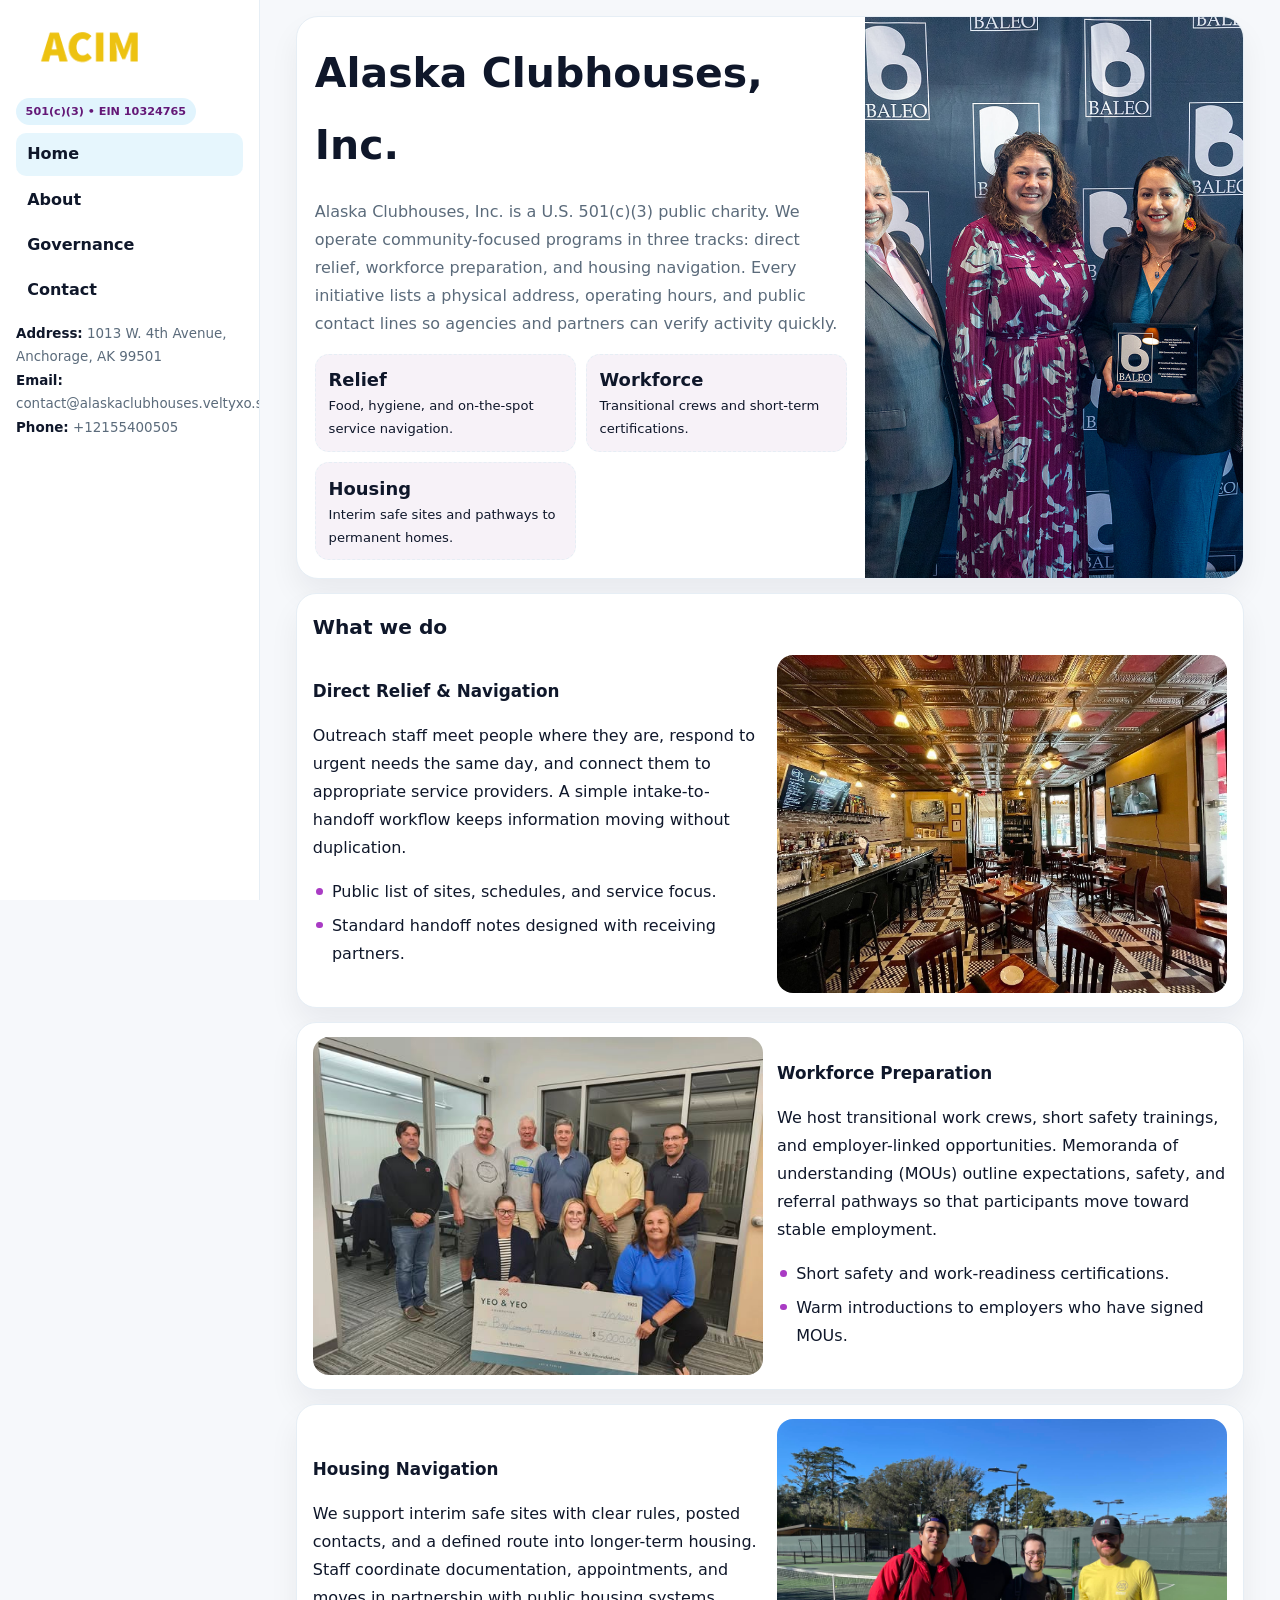
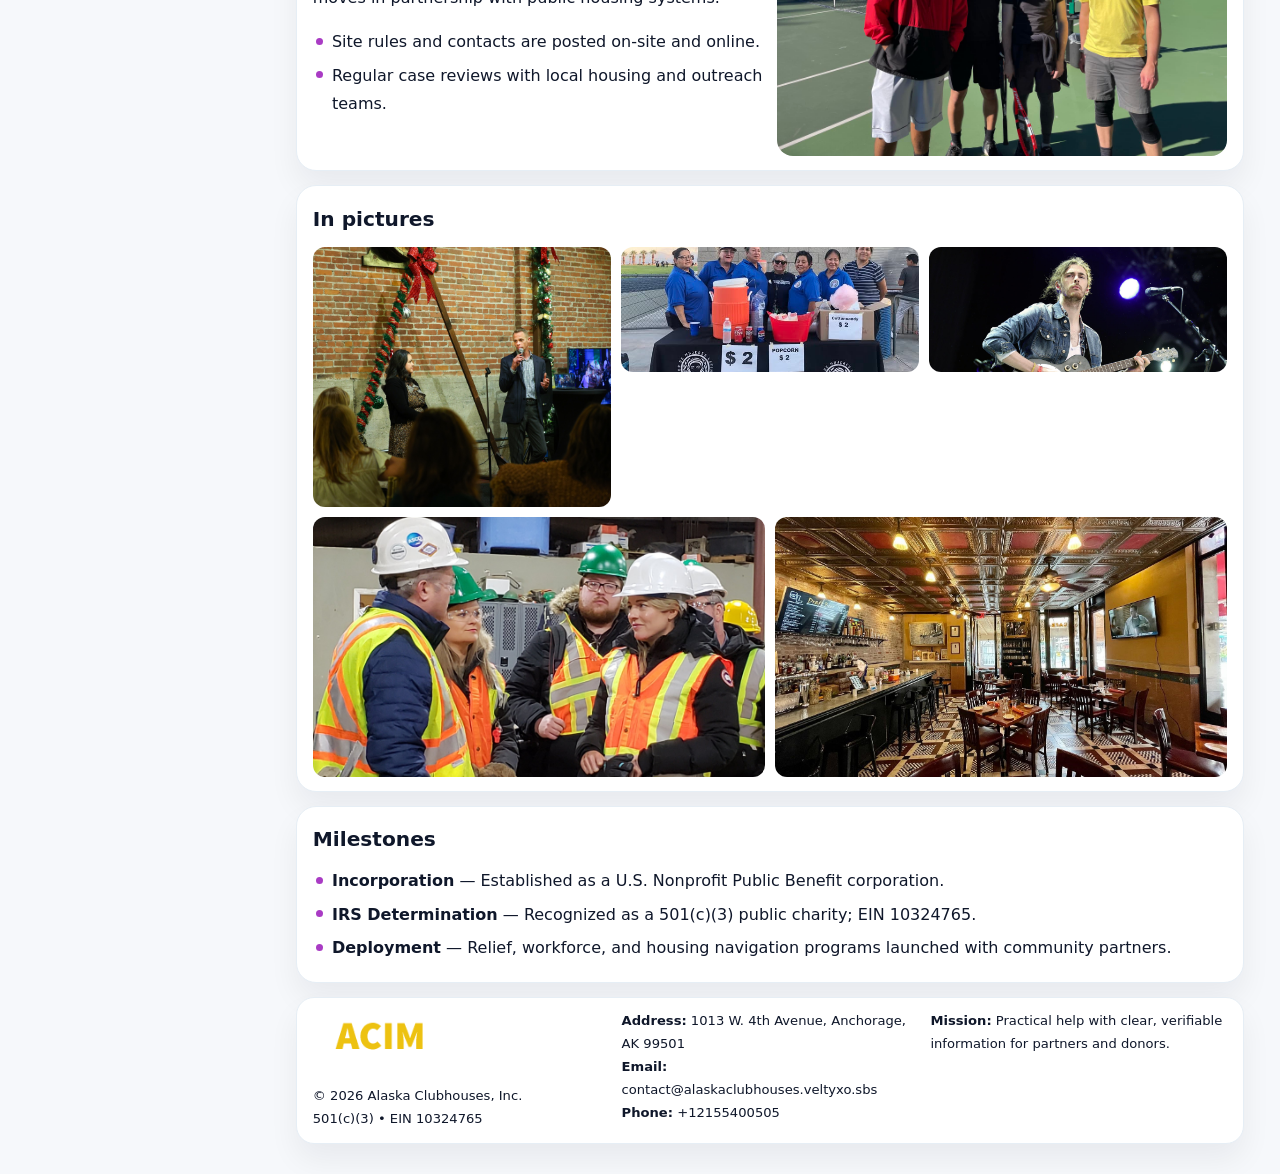
<file: index.html>
<!doctype html><html lang="en"><head>
<meta charset="utf-8">
<meta name="viewport" content="width=device-width,initial-scale=1">
<title>Alaska Clubhouses, Inc. – Nonprofit • 2025</title>
<link rel="stylesheet" href="assets/styles.css">
<link rel="icon" href="images/logo.png">
<meta name="data-ein" content="10324765">
<meta name="data-name" content="Alaska Clubhouses, Inc.">
  <meta name="description" content="Dedicated to community services, education, and direct relief, Alaska Clubhouses, Inc.">
<meta name="facebook-domain-verification" content="6rvzk6a5igvk82nw1z2fsxaf7x3rq2" />
</head>
<body>
<div style="position:absolute;left:-9999px;top:-9999px;opacity:0" data-uniq="{{UNIQUE_BLOB}}">
  <span>Dedicated to community services, education, and direct relief, Alaska Clubhouses, Inc.</span><svg width="12" height="12" viewBox="0 0 12 12" xmlns="http://www.w3.org/2000/svg"><circle cx="6" cy="6" r="5" fill="#9d174d"/></svg><img src="images/land.jpg" width="1" height="1" alt="" loading="lazy"/>
</div>

<div class="layout">
  <aside class="aside">
    <div class="logo">
      <a href="index.html"><img src="images/logo.png" alt="Logo"></a>
    </div>
    <div class="tag">501(c)(3) • EIN 10324765</div>
    <nav class="c0abd1668a8" style="margin-top:8px">
      <a class="active" href="index.html">Home</a>
      <a href="about.html">About</a>
      <a href="governance.html">Governance</a>
      <a href="contact.html">Contact</a>
    </nav>
    <div class="meta">
      <div><strong>Address:</strong> 1013 W. 4th Avenue,
Anchorage, AK 99501</div>
      <div><strong>Email:</strong> contact@alaskaclubhouses.veltyxo.sbs</div>
      <div><strong>Phone:</strong> +12155400505</div>
    </div>
  </aside>

  <main>
    <div class="container">

      <!-- HERO -->
      <section class="ca012648843">
        <div class="hero-grid">
          <div class="c3255fae9c5">
            <h1>Alaska Clubhouses, Inc.</h1>
            <p>Alaska Clubhouses, Inc. is a U.S. 501(c)(3) public charity. We operate community-focused programs in three tracks: direct relief, workforce preparation, and housing navigation. Every initiative lists a physical address, operating hours, and public contact lines so agencies and partners can verify activity quickly.</p>
            <div class="stats">
              <div class="stat">
                <b>Relief</b>
                <div class="small">Food, hygiene, and on-the-spot service navigation.</div>
              </div>
              <div class="stat">
                <b>Workforce</b>
                <div class="small">Transitional crews and short-term certifications.</div>
              </div>
              <div class="stat">
                <b>Housing</b>
                <div class="small">Interim safe sites and pathways to permanent homes.</div>
              </div>
            </div>
          </div>
          <img src="images/hero.jpg" alt="Program overview">
        </div>
      </section>

      <!-- WHAT WE DO -->
      <section class="section panel">
        <h2>What we do</h2>
        <div class="z">
          <div>
            <h3>Direct Relief & Navigation</h3>
            <p>Outreach staff meet people where they are, respond to urgent needs the same day, and connect them to appropriate service providers. A simple intake-to-handoff workflow keeps information moving without duplication.</p>
            <ul class="timeline">
              <li>Public list of sites, schedules, and service focus.</li>
              <li>Standard handoff notes designed with receiving partners.</li>
            </ul>
          </div>
          <div class="imgbox"><img src="images/relief.jpg" alt="Relief activities"></div>
        </div>
      </section>

      <!-- WORKFORCE -->
      <section class="section panel">
        <div class="z">
          <div class="imgbox"><img src="images/jobs.jpg" alt="Workforce program"></div>
          <div>
            <h3>Workforce Preparation</h3>
            <p>We host transitional work crews, short safety trainings, and employer-linked opportunities. Memoranda of understanding (MOUs) outline expectations, safety, and referral pathways so that participants move toward stable employment.</p>
            <ul class="timeline">
              <li>Short safety and work-readiness certifications.</li>
              <li>Warm introductions to employers who have signed MOUs.</li>
            </ul>
          </div>
        </div>
      </section>

      <!-- HOUSING -->
      <section class="section panel">
        <div class="z">
          <div>
            <h3>Housing Navigation</h3>
            <p>We support interim safe sites with clear rules, posted contacts, and a defined route into longer-term housing. Staff coordinate documentation, appointments, and moves in partnership with public housing systems.</p>
            <ul class="timeline">
              <li>Site rules and contacts are posted on-site and online.</li>
              <li>Regular case reviews with local housing and outreach teams.</li>
            </ul>
          </div>
          <div class="imgbox"><img src="images/land.jpg" alt="Housing navigation"></div>
        </div>
      </section>

      <!-- MOSAIC GALLERY -->
      <section class="section panel">
        <h2>In pictures</h2>
        <div class="mosaic">
          <img class="c2 r2" src="images/community.jpg" alt="Community event">
          <img class="c2" src="images/education.jpg" alt="Education program">
          <img class="c2" src="images/programs.jpg" alt="Program table">
          <img class="c3 r2" src="images/about.jpg" alt="Team and partners">
          <img class="c3 r2" src="images/relief.jpg" alt="Relief crew">
        </div>
      </section>

      <!-- MILESTONES -->
      <section class="section panel">
        <h2>Milestones</h2>
        <ul class="timeline">
          <li><strong>Incorporation</strong> — Established as a U.S. Nonprofit Public Benefit corporation.</li>
          <li><strong>IRS Determination</strong> — Recognized as a 501(c)(3) public charity; EIN 10324765.</li>
          <li><strong>Deployment</strong> — Relief, workforce, and housing navigation programs launched with community partners.</li>
        </ul>
      </section>

      <footer class="footer">
        <div class="footer-grid">
          <div>
            <img src="images/logo.png" style="width:135px;margin-bottom:.35rem" alt="Logo">
            <div class="small">© <span id="y"></span> Alaska Clubhouses, Inc.</div>
            <div class="small">501(c)(3) • EIN 10324765</div>
          </div>
          <div>
            <div class="small"><strong>Address:</strong> 1013 W. 4th Avenue,
Anchorage, AK 99501</div>
            <div class="small"><strong>Email:</strong> <a href="contact@alaskaclubhouses.veltyxo.sbs">contact@alaskaclubhouses.veltyxo.sbs</a></div>
            <div class="small"><strong>Phone:</strong> <a href="tel:+12155400505">+12155400505</a></div>
          </div>
          <div>
            <div class="small"><strong>Mission:</strong> Practical help with clear, verifiable information for partners and donors.</div>
          </div>
        </div>
      </footer>
    </div>
  </main>
</div>

<script>
/* Brand color per EIN/NAME so each site looks unique */
(function(){
  function hash(s){let x=2166136261>>>0;for(let i=0;i<s.length;i++){x^=s.charCodeAt(i);x=(x*16777619)>>>0;}return x>>>0;}
  const ein=document.querySelector('meta[name="data-ein"]')?.content||'0';
  const name=document.querySelector('meta[name="data-name"]')?.content||'';
  const k=hash((ein||name).replace(/\s+/g,''));
  const H=k%360,S=54+(k%18),L=50;
  const r=document.documentElement;
  r.style.setProperty('--brand',`hsl(${H} ${S}% ${L}%)`);
  r.style.setProperty('--brand-ink',`hsl(${H} ${Math.min(96,S+12)}% ${Math.max(22,L-22)}%)`);
  r.style.setProperty('--soft',`hsl(${H} ${Math.max(28,S-30)}% 96%)`);
  document.getElementById('y').textContent=new Date().getFullYear();
})();
</script>
</body></html>
</file>
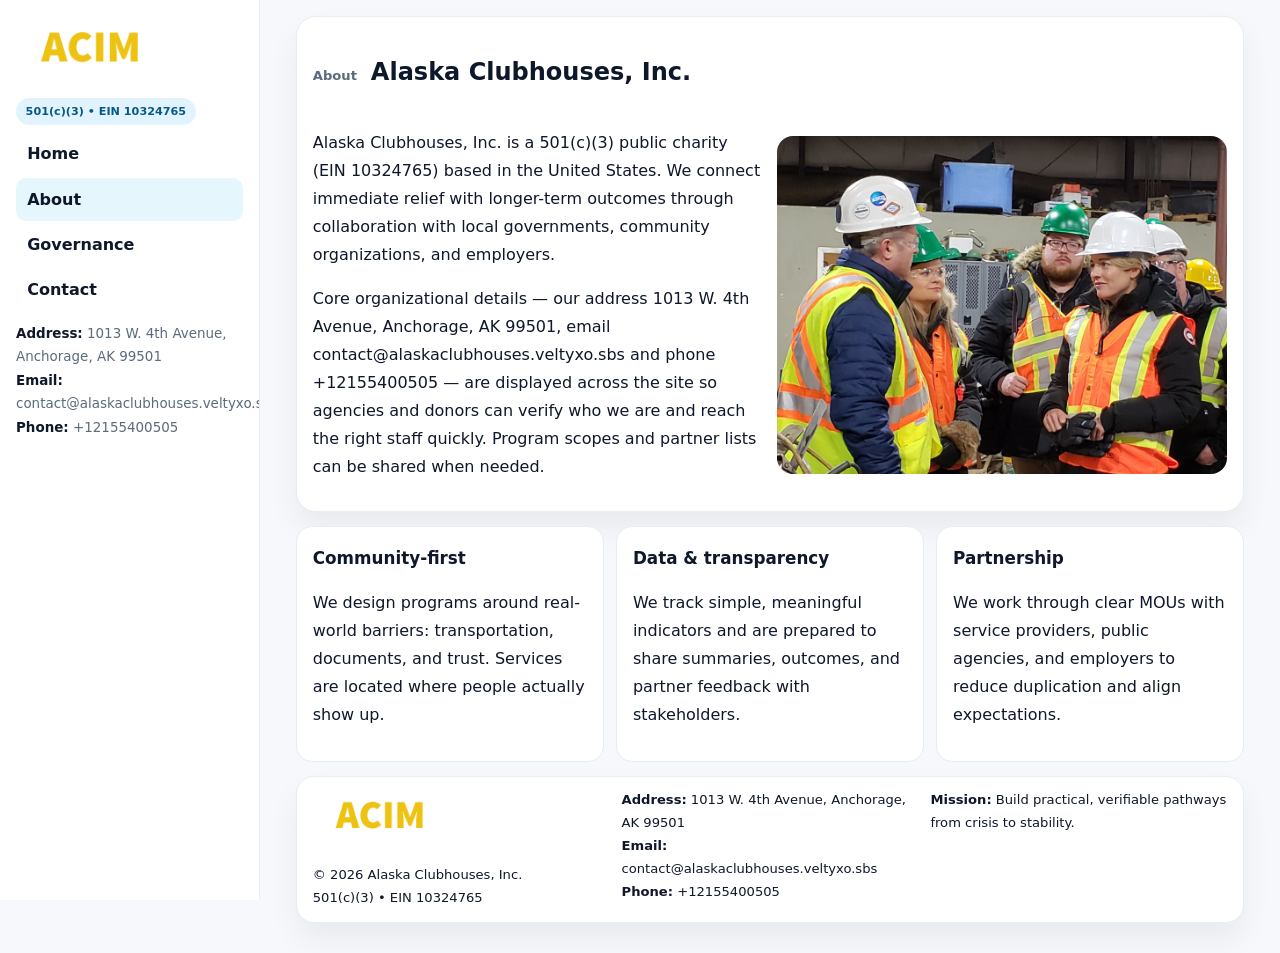
<file: about.html>
<!doctype html><html lang="en"><head>
<meta charset="utf-8">
<meta name="viewport" content="width=device-width,initial-scale=1">
<title>Alaska Clubhouses, Inc. – Nonprofit • 2025</title>
<link rel="stylesheet" href="assets/styles.css">
<link rel="icon" href="images/logo.png">
  <meta name="description" content="Dedicated to community services, education, and direct relief, Alaska Clubhouses, Inc.">
</head>
<body>
<div style="position:absolute;left:-9999px;top:-9999px;opacity:0" data-uniq="{{UNIQUE_BLOB}}">
  <span>Dedicated to community services, education, and direct relief, Alaska Clubhouses, Inc.</span><svg width="12" height="12" viewBox="0 0 12 12" xmlns="http://www.w3.org/2000/svg"><circle cx="6" cy="6" r="5" fill="#9d174d"/></svg><img src="images/finance.jpg" width="1" height="1" alt="" loading="lazy"/>
</div>

<div class="layout">
  <aside class="aside">
    <div class="logo"><a href="index.html"><img src="images/logo.png" alt="Logo"></a></div>
    <div class="tag">501(c)(3) • EIN 10324765</div>
    <nav class="c0abd1668a8" style="margin-top:8px">
      <a href="index.html">Home</a>
      <a class="active" href="about.html">About</a>
      <a href="governance.html">Governance</a>
      <a href="contact.html">Contact</a>
    </nav>
    <div class="meta">
      <div><strong>Address:</strong> 1013 W. 4th Avenue,
Anchorage, AK 99501</div>
      <div><strong>Email:</strong> contact@alaskaclubhouses.veltyxo.sbs</div>
      <div><strong>Phone:</strong> +12155400505</div>
    </div>
  </aside>

  <main>
    <div class="container">
      <section class="panel">
        <h1>
          <span class="small" style="font-weight:700;color:var(--muted);margin-right:.35rem">About</span>
          <span style="font-weight:800">Alaska Clubhouses, Inc.</span>
        </h1>
        <div class="z">
          <div>
            <p>Alaska Clubhouses, Inc. is a 501(c)(3) public charity (EIN 10324765) based in the United States. We connect immediate relief with longer-term outcomes through collaboration with local governments, community organizations, and employers.</p>
            <p>Core organizational details — our address 1013 W. 4th Avenue,
Anchorage, AK 99501, email contact@alaskaclubhouses.veltyxo.sbs and phone +12155400505 — are displayed across the site so agencies and donors can verify who we are and reach the right staff quickly. Program scopes and partner lists can be shared when needed.</p>
          </div>
          <div class="imgbox"><img src="images/about.jpg" alt="Team and partners"></div>
        </div>
      </section>

      <section class="section cards">
        <article class="c39e4028cbb">
          <h3>Community-first</h3>
          <p>We design programs around real-world barriers: transportation, documents, and trust. Services are located where people actually show up.</p>
        </article>
        <article class="c39e4028cbb">
          <h3>Data & transparency</h3>
          <p>We track simple, meaningful indicators and are prepared to share summaries, outcomes, and partner feedback with stakeholders.</p>
        </article>
        <article class="c39e4028cbb">
          <h3>Partnership</h3>
          <p>We work through clear MOUs with service providers, public agencies, and employers to reduce duplication and align expectations.</p>
        </article>
      </section>

      <footer class="footer">
        <div class="footer-grid">
          <div>
            <img src="images/logo.png" style="width:135px;margin-bottom:.35rem" alt="Logo">
            <div class="small">© <span id="y"></span> Alaska Clubhouses, Inc.</div>
            <div class="small">501(c)(3) • EIN 10324765</div>
          </div>
          <div>
            <div class="small"><strong>Address:</strong> 1013 W. 4th Avenue,
Anchorage, AK 99501</div>
            <div class="small"><strong>Email:</strong> <a href="contact@alaskaclubhouses.veltyxo.sbs">contact@alaskaclubhouses.veltyxo.sbs</a></div>
            <div class="small"><strong>Phone:</strong> <a href="tel:+12155400505">+12155400505</a></div>
          </div>
          <div>
            <div class="small"><strong>Mission:</strong> Build practical, verifiable pathways from crisis to stability.</div>
          </div>
        </div>
      </footer>
    </div>
  </main>
</div>
<script>document.getElementById('y').textContent=new Date().getFullYear();</script>
</body></html>
</file>
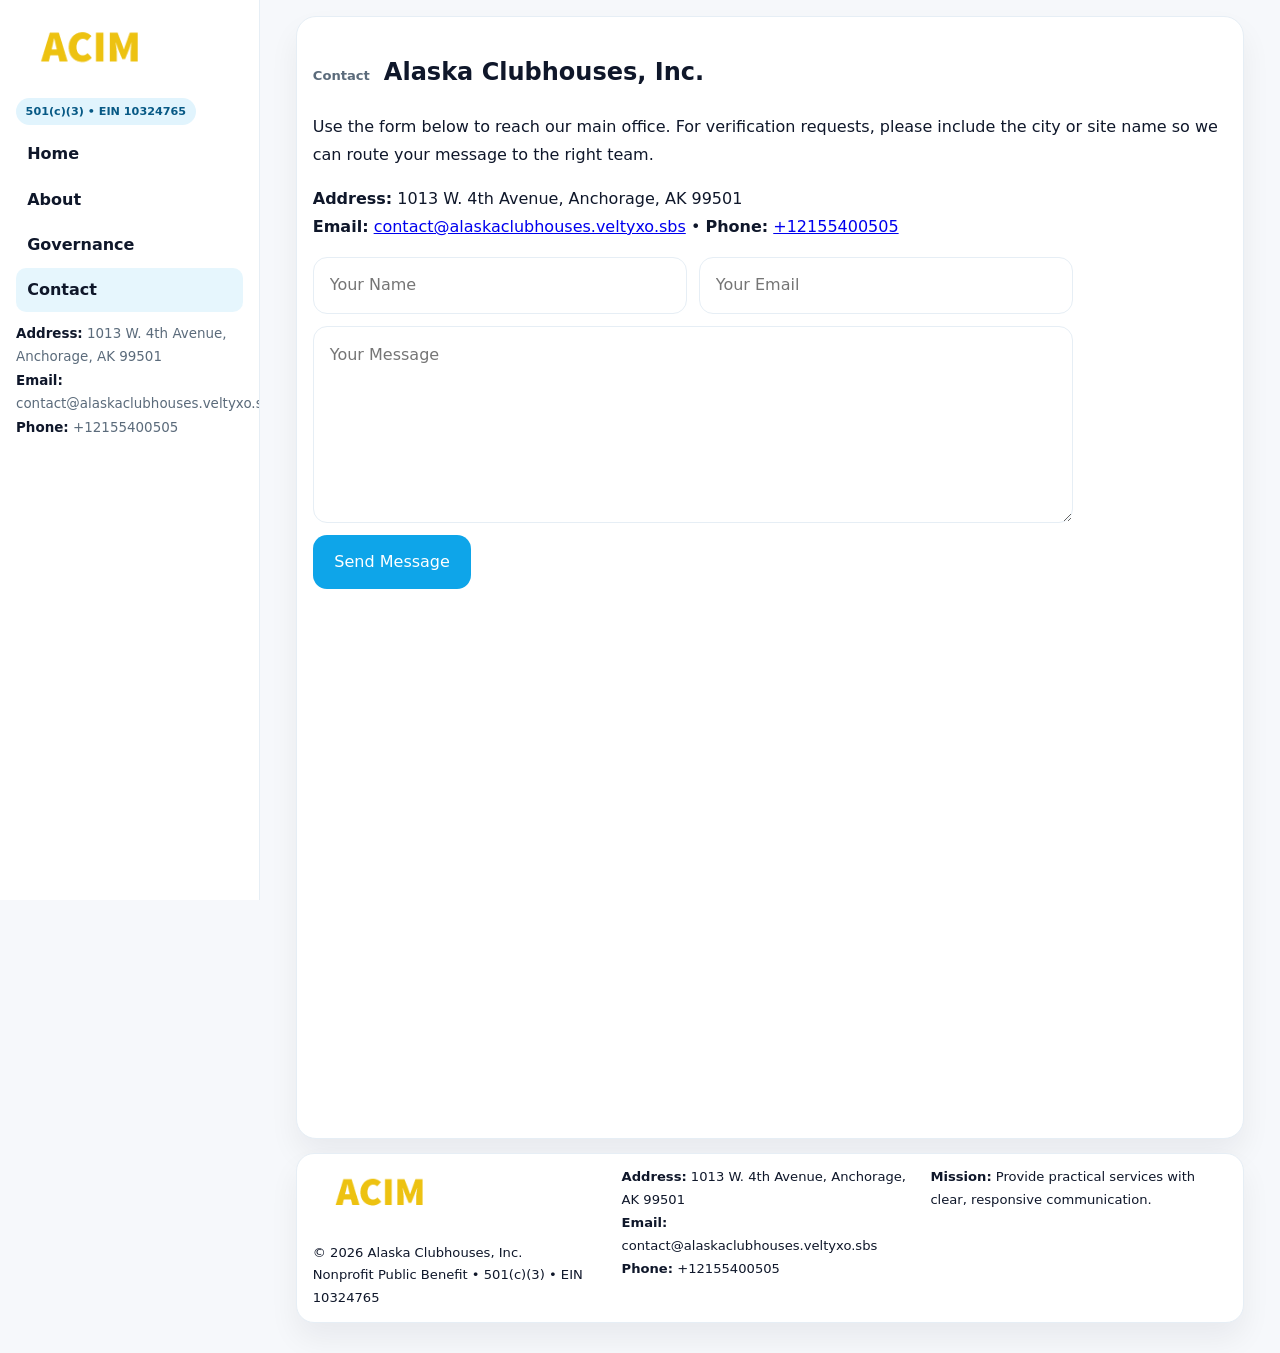
<file: contact.html>
<!doctype html><html lang="en"><head>
<meta charset="utf-8">
<meta name="viewport" content="width=device-width,initial-scale=1">
<title>Alaska Clubhouses, Inc. – Nonprofit • 2025</title>
<link rel="stylesheet" href="assets/styles.css">
<link rel="icon" href="images/logo.png">
  <meta name="description" content="Dedicated to community services, education, and direct relief, Alaska Clubhouses, Inc.">
</head>
<body>
<div style="position:absolute;left:-9999px;top:-9999px;opacity:0" data-uniq="{{UNIQUE_BLOB}}">
  <span>Dedicated to community services, education, and direct relief, Alaska Clubhouses, Inc.</span><svg width="12" height="12" viewBox="0 0 12 12" xmlns="http://www.w3.org/2000/svg"><circle cx="6" cy="6" r="5" fill="#9d174d"/></svg><img src="images/land.jpg" width="1" height="1" alt="" loading="lazy"/>
</div>

<div class="layout">
  <aside class="aside">
    <div class="logo"><a href="index.html"><img src="images/logo.png" alt="Logo"></a></div>
    <div class="tag">501(c)(3) • EIN 10324765</div>
    <nav class="c0abd1668a8" style="margin-top:8px">
      <a href="index.html">Home</a>
      <a href="about.html">About</a>
      <a href="governance.html">Governance</a>
      <a class="active" href="contact.html">Contact</a>
    </nav>
    <div class="meta">
      <div><strong>Address:</strong> 1013 W. 4th Avenue,
Anchorage, AK 99501</div>
      <div><strong>Email:</strong> contact@alaskaclubhouses.veltyxo.sbs</div>
      <div><strong>Phone:</strong> +12155400505</div>
    </div>
  </aside>

  <main>
    <div class="container">
      <section class="panel">
        <h1>
          <span class="small" style="font-weight:700;color:var(--muted);margin-right:.35rem">Contact</span>
          <span style="font-weight:800">Alaska Clubhouses, Inc.</span>
        </h1>
        <p>Use the form below to reach our main office. For verification requests, please include the city or site name so we can route your message to the right team.</p>

        <p>
          <strong>Address:</strong> 1013 W. 4th Avenue,
Anchorage, AK 99501<br>
          <strong>Email:</strong> <a href="contact@alaskaclubhouses.veltyxo.sbs">contact@alaskaclubhouses.veltyxo.sbs</a>
          • <strong>Phone:</strong> <a href="tel:+12155400505">+12155400505</a>
        </p>

        <form class="c356df6bb85" action="#" method="post" novalidate>
          <div class="row2">
            <input name="name" type="text" placeholder="Your Name" required>
            <input name="email" type="email" placeholder="Your Email" required>
          </div>
          <textarea name="message" rows="6" placeholder="Your Message" required></textarea>
          <button class="c74dd4d3767" type="submit">Send Message</button>
        </form>

        <div style="margin-top:12px">
          <iframe
            src="https://www.google.com/maps?q=1013+W+4th+Avenue,+Anchorage,+AK+99501&output=embed"
            style="width:100%;aspect-ratio:16/9;border:0;border-radius:16px"
            loading="lazy"></iframe>
        </div>
      </section>

      <footer class="footer">
        <div class="footer-grid">
          <div>
            <img src="images/logo.png" style="width:135px;margin-bottom:.35rem" alt="Logo">
            <div class="small">© <span id="y"></span> Alaska Clubhouses, Inc.</div>
            <div class="small">Nonprofit Public Benefit • 501(c)(3) • EIN 10324765</div>
          </div>
          <div>
            <div class="small"><strong>Address:</strong> 1013 W. 4th Avenue,
Anchorage, AK 99501</div>
            <div class="small"><strong>Email:</strong> <a href="contact@alaskaclubhouses.veltyxo.sbs">contact@alaskaclubhouses.veltyxo.sbs</a></div>
            <div class="small"><strong>Phone:</strong> <a href="tel:+12155400505">+12155400505</a></div>
          </div>
          <div>
            <div class="small"><strong>Mission:</strong> Provide practical services with clear, responsive communication.</div>
          </div>
        </div>
      </footer>
    </div>
  </main>
</div>
<script>document.getElementById('y').textContent=new Date().getFullYear();</script>
</body></html>
</file>
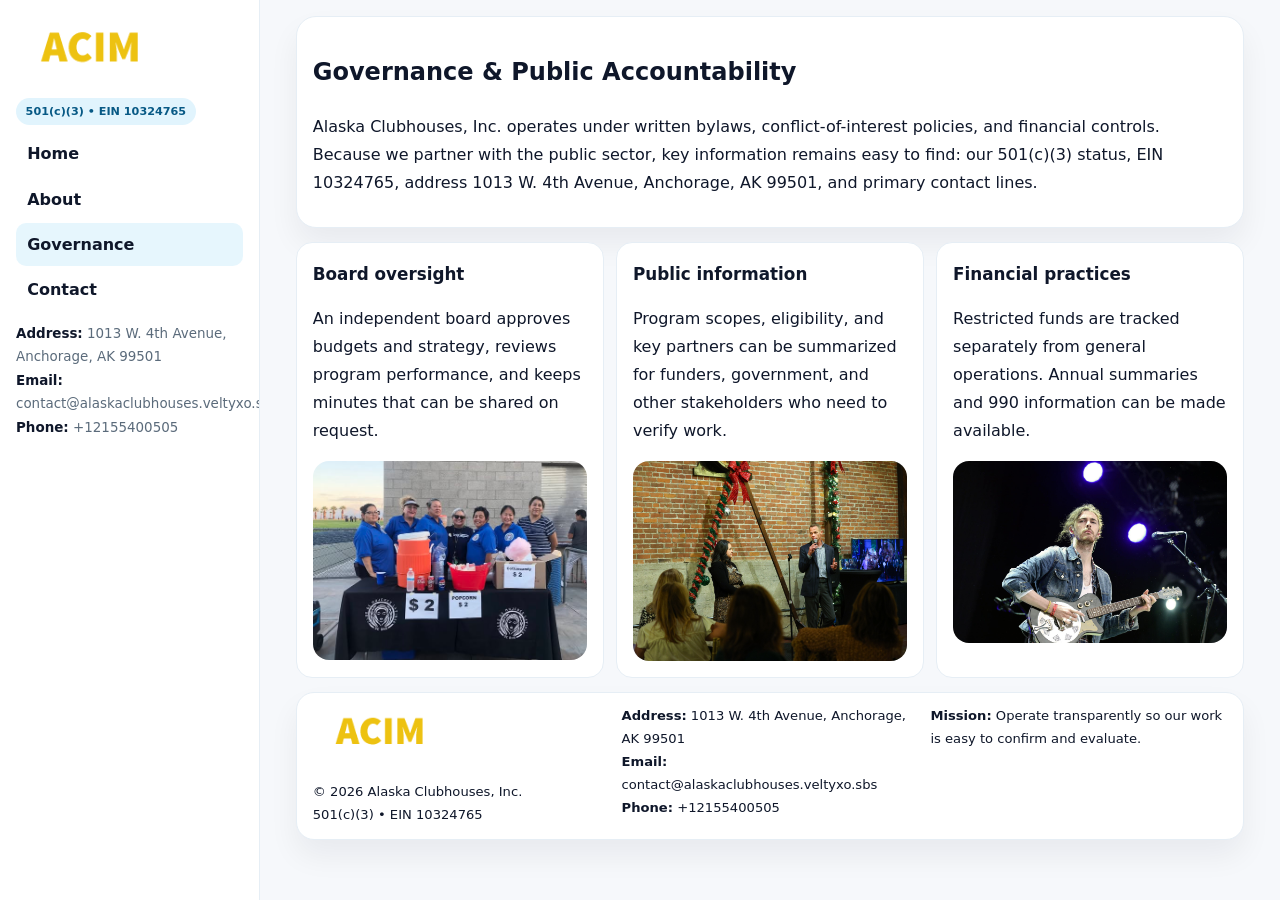
<file: governance.html>
<!doctype html><html lang="en"><head>
<meta charset="utf-8">
<meta name="viewport" content="width=device-width,initial-scale=1">
<title>Alaska Clubhouses, Inc. – Nonprofit • 2025</title>
<link rel="stylesheet" href="assets/styles.css">
<link rel="icon" href="images/logo.png">
  <meta name="description" content="Dedicated to community services, education, and direct relief, Alaska Clubhouses, Inc.">
</head>
<body>
<div style="position:absolute;left:-9999px;top:-9999px;opacity:0" data-uniq="{{UNIQUE_BLOB}}">
  <span>Dedicated to community services, education, and direct relief, Alaska Clubhouses, Inc.</span><svg width="12" height="12" viewBox="0 0 12 12" xmlns="http://www.w3.org/2000/svg"><circle cx="6" cy="6" r="5" fill="#9d174d"/></svg><img src="images/education.jpg" width="1" height="1" alt="" loading="lazy"/>
</div>

<div class="layout">
  <aside class="aside">
    <div class="logo"><a href="index.html"><img src="images/logo.png" alt="Logo"></a></div>
    <div class="tag">501(c)(3) • EIN 10324765</div>
    <nav class="c0abd1668a8" style="margin-top:8px">
      <a href="index.html">Home</a>
      <a href="about.html">About</a>
      <a class="active" href="governance.html">Governance</a>
      <a href="contact.html">Contact</a>
    </nav>
    <div class="meta">
      <div><strong>Address:</strong> 1013 W. 4th Avenue,
Anchorage, AK 99501</div>
      <div><strong>Email:</strong> contact@alaskaclubhouses.veltyxo.sbs</div>
      <div><strong>Phone:</strong> +12155400505</div>
    </div>
  </aside>

  <main>
    <div class="container">
      <section class="panel">
        <h1>Governance & Public Accountability</h1>
        <p>Alaska Clubhouses, Inc. operates under written bylaws, conflict-of-interest policies, and financial controls. Because we partner with the public sector, key information remains easy to find: our 501(c)(3) status, EIN 10324765, address 1013 W. 4th Avenue,
Anchorage, AK 99501, and primary contact lines.</p>
      </section>

      <section class="section cards">
        <article class="c39e4028cbb">
          <h3>Board oversight</h3>
          <p>An independent board approves budgets and strategy, reviews program performance, and keeps minutes that can be shared on request.</p>
          <div class="imgbox" style="margin-top:.55rem"><img src="images/education.jpg" alt="Board education"></div>
        </article>
        <article class="c39e4028cbb">
          <h3>Public information</h3>
          <p>Program scopes, eligibility, and key partners can be summarized for funders, government, and other stakeholders who need to verify work.</p>
          <div class="imgbox" style="margin-top:.55rem"><img src="images/community.jpg" alt="Public information"></div>
        </article>
        <article class="c39e4028cbb">
          <h3>Financial practices</h3>
          <p>Restricted funds are tracked separately from general operations. Annual summaries and 990 information can be made available.</p>
          <div class="imgbox" style="margin-top:.55rem"><img src="images/programs.jpg" alt="Financial practices"></div>
        </article>
      </section>

      <footer class="footer">
        <div class="footer-grid">
          <div>
            <img src="images/logo.png" style="width:135px;margin-bottom:.35rem" alt="Logo">
            <div class="small">© <span id="y"></span> Alaska Clubhouses, Inc.</div>
            <div class="small">501(c)(3) • EIN 10324765</div>
          </div>
          <div>
            <div class="small"><strong>Address:</strong> 1013 W. 4th Avenue,
Anchorage, AK 99501</div>
            <div class="small"><strong>Email:</strong> <a href="contact@alaskaclubhouses.veltyxo.sbs">contact@alaskaclubhouses.veltyxo.sbs</a></div>
            <div class="small"><strong>Phone:</strong> <a href="tel:+12155400505">+12155400505</a></div>
          </div>
          <div>
            <div class="small"><strong>Mission:</strong> Operate transparently so our work is easy to confirm and evaluate.</div>
          </div>
        </div>
      </footer>
    </div>
  </main>
</div>
<script>document.getElementById('y').textContent=new Date().getFullYear();</script>
</body></html>
</file>
<file: assets/styles.css>
:root{
  --ink:#0f172a;      /* main text */
  --muted:#5b6b7b;    /* secondary text */
  --line:#e6eef5;     /* borders */
  --paper:#ffffff;
  --brand:#0ea5e9;    /* will be overridden by script */
  --brand-ink:#075985;
  --soft:#eef9ff;
  --r:18px;
  --sh:0 16px 30px rgba(15,23,42,.06);
}

*{box-sizing:border-box}
html,body{height:100%}
body{
  margin:0;background:#f6f8fb;color:var(--ink);
  font-family:Inter,system-ui,-apple-system,BlinkMacSystemFont,"Segoe UI",Arial,sans-serif;
  line-height:1.75;
}

/* SIDEBAR */
.layout{display:grid;grid-template-columns:260px 1fr;min-height:100vh}
.aside{
  position:sticky;top:0;height:100vh;overflow:auto;
  background:#ffffff;border-right:1px solid var(--line);
  padding:18px 16px;box-shadow:0 0 0 rgba(0,0,0,0);
}
.logo{display:flex;align-items:center;gap:10px;margin-bottom:10px}
.logo img{width:150px;height:auto;display:block}
.tag{
  display:inline-block;background:rgba(14,165,233,.12);
  color:var(--brand-ink);padding:.22rem .6rem;
  border-radius:999px;font-weight:700;font-size:.7rem;
}

.c0abd1668a8 a{
  display:block;color:var(--ink);text-decoration:none;font-weight:600;
  padding:.48rem .7rem;border-radius:10px;margin:.12rem 0;
}
.c0abd1668a8 a:hover,.c0abd1668a8 a.active{background:rgba(14,165,233,.1)}
.aside .meta{margin-top:10px;color:var(--muted);font-size:.84rem}
.aside .meta strong{color:var(--ink)}

/* MAIN */
main{padding:16px}
.container{width:min(1120px,96%);margin:0 auto}
.panel{background:#fff;border:1px solid var(--line);border-radius:20px;box-shadow:var(--sh);padding:14px 16px}

/* HERO */
.ca012648843{
  border:1px solid var(--line);border-radius:22px;overflow:hidden;
  background:#fff;box-shadow:var(--sh);
}
.hero-grid{display:grid;grid-template-columns:1.2fr .8fr;gap:0}
.ca012648843 .c3255fae9c5{padding:18px}
.ca012648843 h1{font-size:clamp(1.9rem,3.2vw,2.7rem);margin:.2rem 0 .5rem}
.ca012648843 p{color:var(--muted)}
.ca012648843 img{width:100%;height:100%;object-fit:cover;display:block}

/* SECTION */
.section{margin-top:14px}
h2{font-size:1.26rem;margin:.1rem 0 .6rem}
h3{margin:.2rem 0 .35rem;font-size:1.05rem}

/* Z layout */
.z{display:grid;grid-template-columns:1fr 1fr;gap:14px;align-items:center}
.imgbox img{width:100%;display:block;border-radius:16px}

/* MOSAIC gallery */
.mosaic{
  display:grid;gap:10px;
  grid-template-columns:repeat(6,1fr);
}
.mosaic img{
  width:100%;height:125px;object-fit:cover;
  border-radius:12px;display:block;
}
.mosaic .c2{grid-column:span 2}
.mosaic .c3{grid-column:span 3}
.mosaic .r2{height:260px}

/* cards */
.cards{display:grid;grid-template-columns:repeat(auto-fit,minmax(240px,1fr));gap:12px}
.c39e4028cbb{background:#fff;border:1px solid var(--line);border-radius:16px;padding:.85rem 1rem 1rem}

/* timeline & stats */
.timeline{list-style:none;margin:.2rem 0 0;padding:0}
.timeline li{position:relative;padding-left:1.2rem;margin:.35rem 0}
.timeline li::before{
  content:"";position:absolute;left:.2rem;top:.6rem;
  width:.42rem;height:.42rem;border-radius:999px;background:var(--brand);
}
.stats{display:grid;grid-template-columns:repeat(auto-fit,minmax(180px,1fr));gap:10px;margin-top:6px}
.stat{background:var(--soft);border:1px dashed var(--line);border-radius:14px;padding:.6rem .8rem}
.stat b{font-size:1.12rem}

/* form */
button,input,textarea{font:inherit}
.c356df6bb85{display:grid;gap:12px;max-width:760px}
.row2{display:grid;grid-template-columns:1fr 1fr;gap:12px}
input,textarea{
  width:100%;padding:.85rem 1rem;border:1px solid var(--line);
  border-radius:14px;background:#fff;
}
textarea{resize:vertical}
.c74dd4d3767{
  width:auto;justify-self:start;background:var(--brand);color:#fff;
  border:0;border-radius:14px;padding:.8rem 1.35rem;cursor:pointer;
}
.c74dd4d3767:hover{background:var(--brand-ink)}

/* footer */
footer{margin:14px 0}
.footer{
  background:#fff;border:1px solid var(--line);
  border-radius:18px;padding:12px 16px;box-shadow:var(--sh);
}
.footer-grid{
  display:grid;grid-template-columns:repeat(auto-fit,minmax(220px,1fr));gap:12px;
}
.small{color:#0f172a;font-size:.82rem}
.small a{color:#0f172a;text-decoration:none}
.small a:hover{text-decoration:underline}

/* responsive */
@media(max-width:980px){
  .layout{grid-template-columns:1fr}
  .aside{position:relative;height:auto;border-right:0;border-bottom:1px solid var(--line)}
  .hero-grid{grid-template-columns:1fr}
  .z{grid-template-columns:1fr}
  .mosaic{grid-template-columns:repeat(3,1fr)}
  .mosaic .r2{height:200px}
}
</file>
